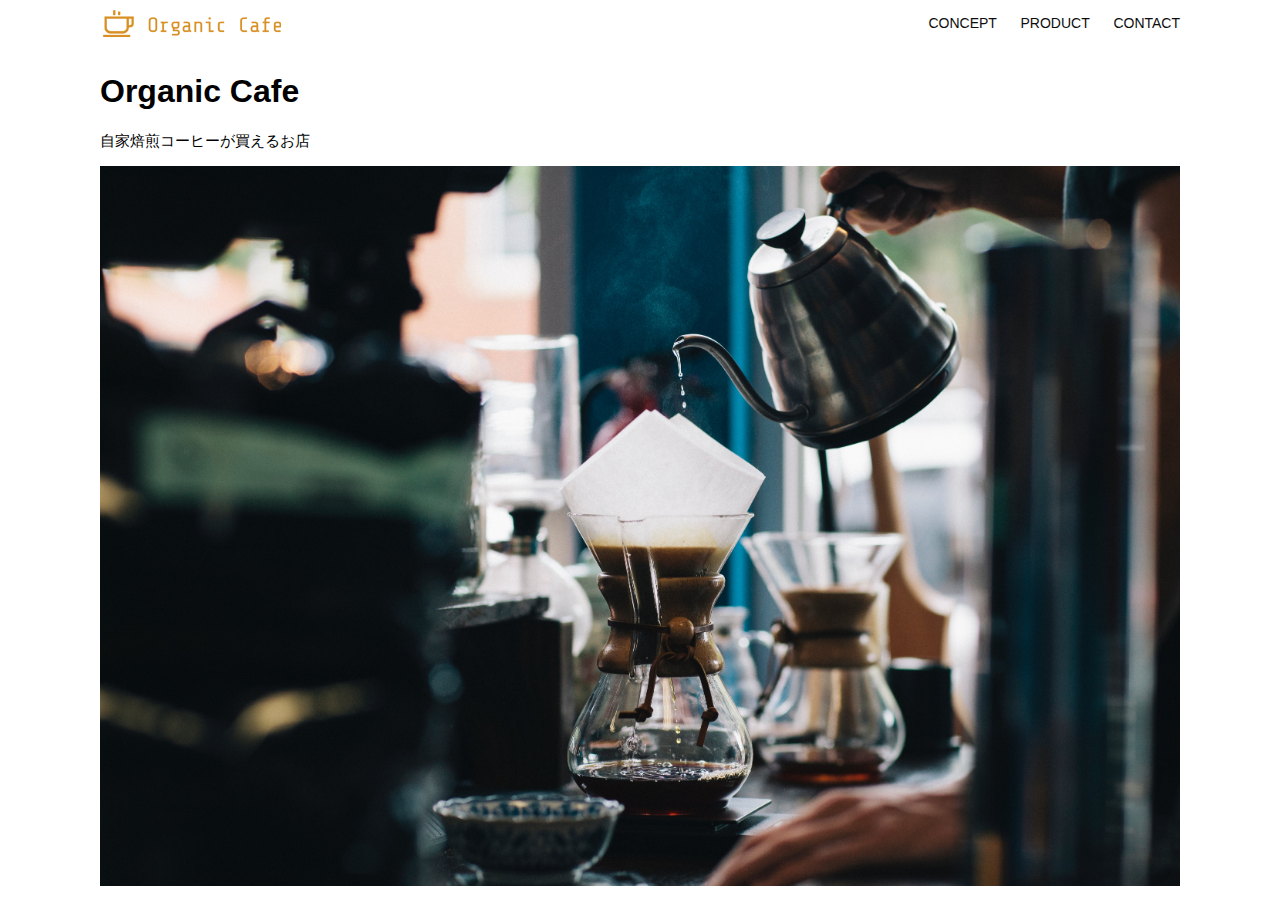
<file: html-css-kadai_013/index.html>
<!DOCTYPE html>
<html>
  <head>
    <title>Organic Cafe</title>
    <meta charset="UTF-8" />
    <meta name="description" content="自家焙煎のコーヒーがお家で楽しめるOrganic Cafe"/>
    <meta name="viewport" content="width=device-width, initial-scale=1.0" />
    <link rel="stylesheet" href="style.css" />
  </head>
  <body>
    <!-- ヘッダー -->
    <header>
      <!-- ロゴ -->
      <a href="index.html" id="logo"><img src="images/logo.png" alt="トップページに戻る"/></a>

      <!-- PC用ナビゲーション -->
      <nav id="nav-pc">
        <a href="index.html#concept">CONCEPT</a>
        <a href="index.html#product">PRODUCT</a>
        <a href="index.html#contact">CONTACT</a>
      </nav>

      <!-- スマホ用ナビゲーション -->
      <img id="menu-sp" src="images/button-menu.png" alt="ナビゲーションを開く" onclick="document.getElementById('nav-sp').style.display='block'">

      <nav id="nav-sp">
        <img id="close" src="images/button-close.png" alt="ナビゲーションを閉じる" onclick="document.getElementById('nav-sp').style.display='none'">
        <ul>
          <li><a id="logo-sp" href="index.html" onclick="document.getElementById('nav-sp').style.display='none'"><img src="images/logo-sp.png" alt="トップページに戻る"></a></li>
          <li><a class="menu" href="index.html#concept" onclick="document.getElementById('nav-sp').style.display='none'">CONCEPT</a></li>
          <li><a class="menu" href="index.html#product" onclick="document.getElementById('nav-sp').style.display='none'">PRODUCT</a></li>
          <li><a class="menu" href="index.html#contact" onclick="document.getElementById('nav-sp').style.display='none'">CONTACT</a></li>
        </ul>
      </nav>
    </header>

    <main>
      <article>
        <!-- メインビジュアル -->
        <section id="main-visual">
          <div id="main-message">
            <h1>Organic Cafe</h1>
            <p>自家焙煎コーヒーが買えるお店</p>
          </div>
          <img src="images/main-image.jpg" alt="コーヒーをハンドドリップで淹れる画像"/>
        </section>
      </article>
    </main>
  </body>
</html>
</file>
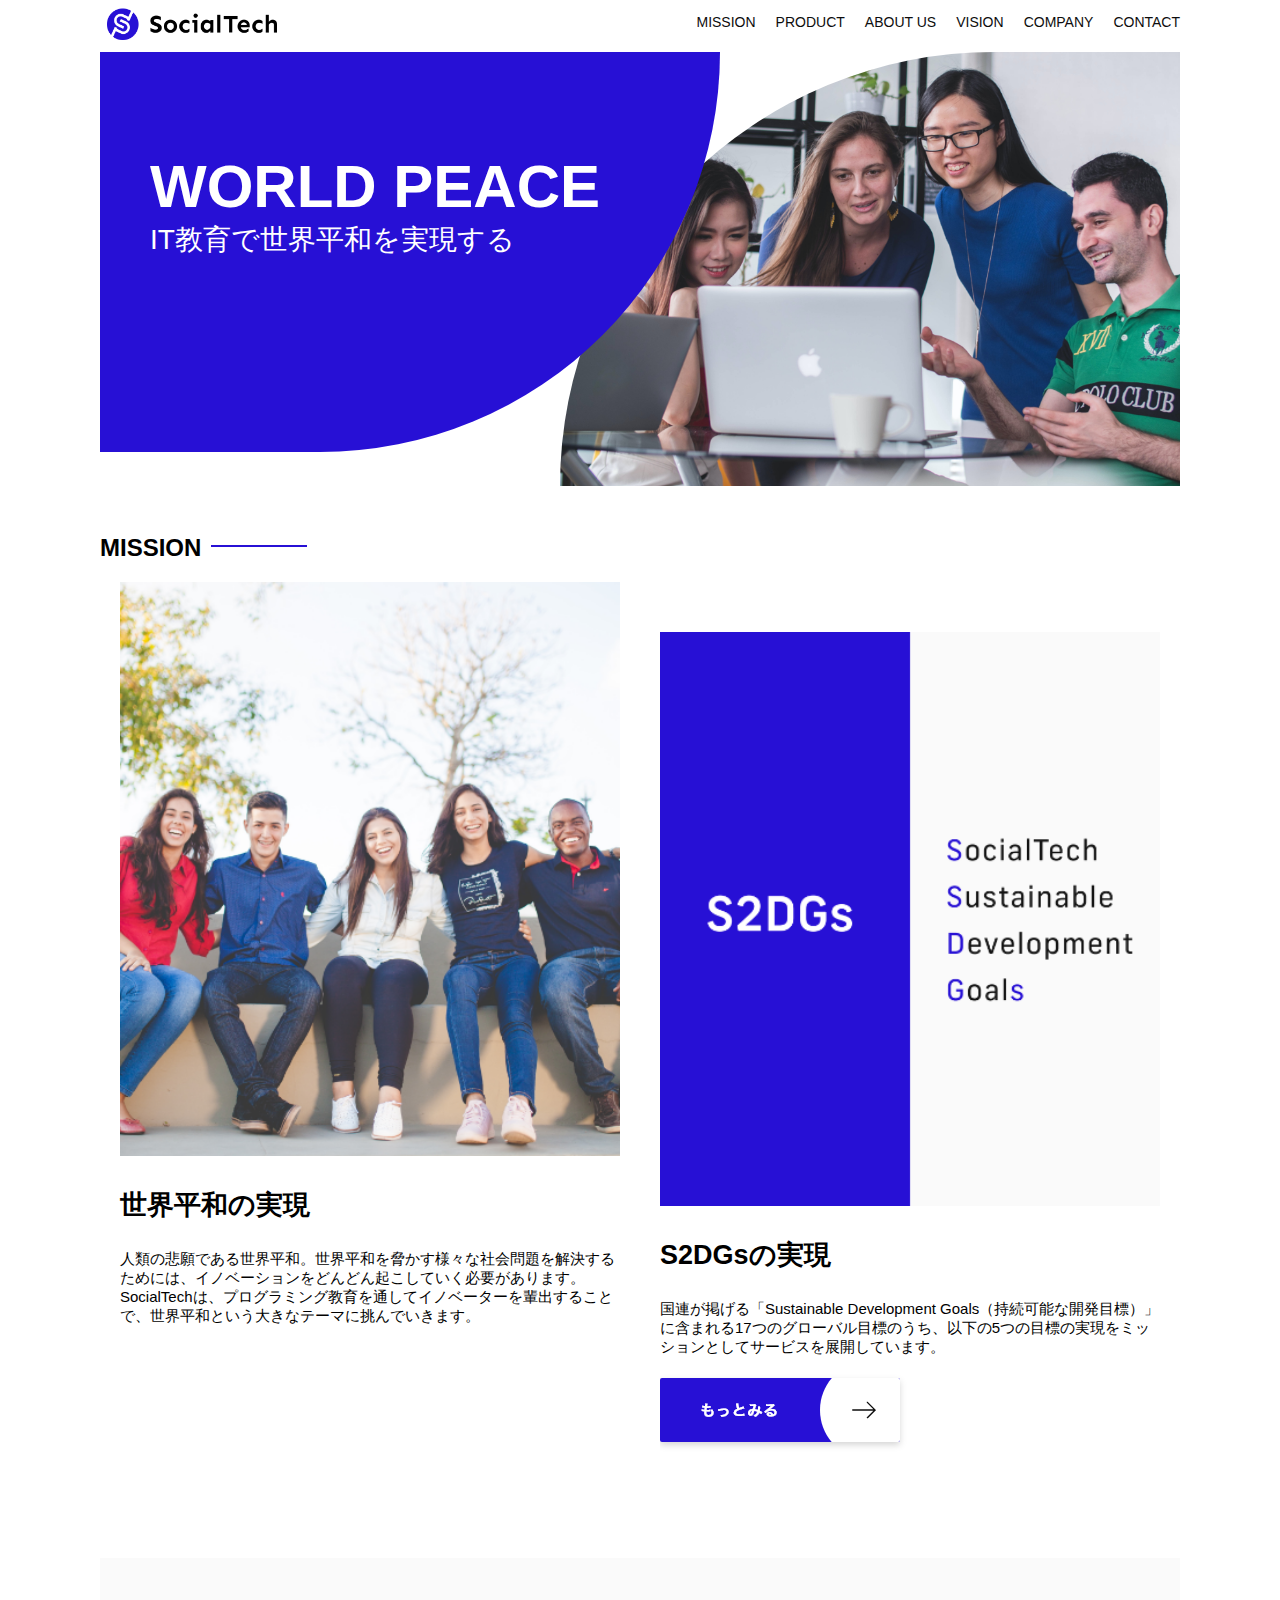
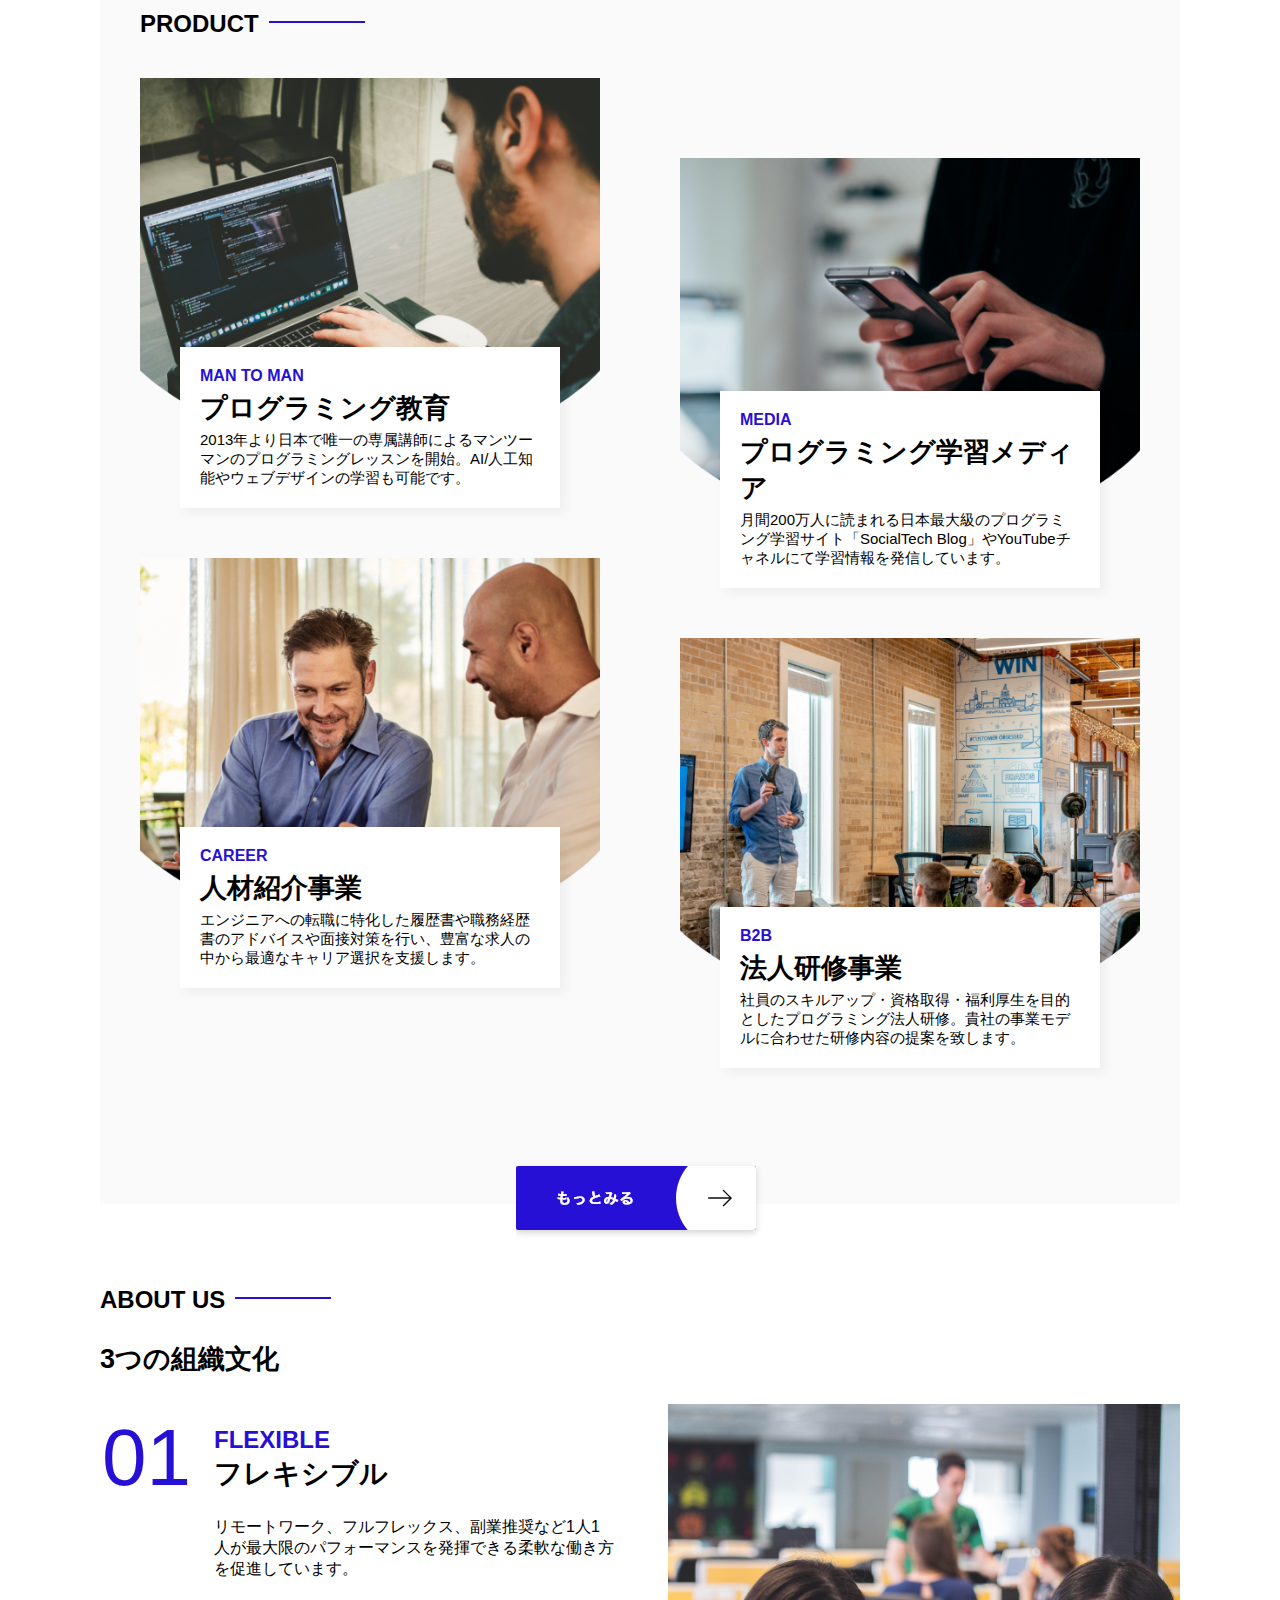
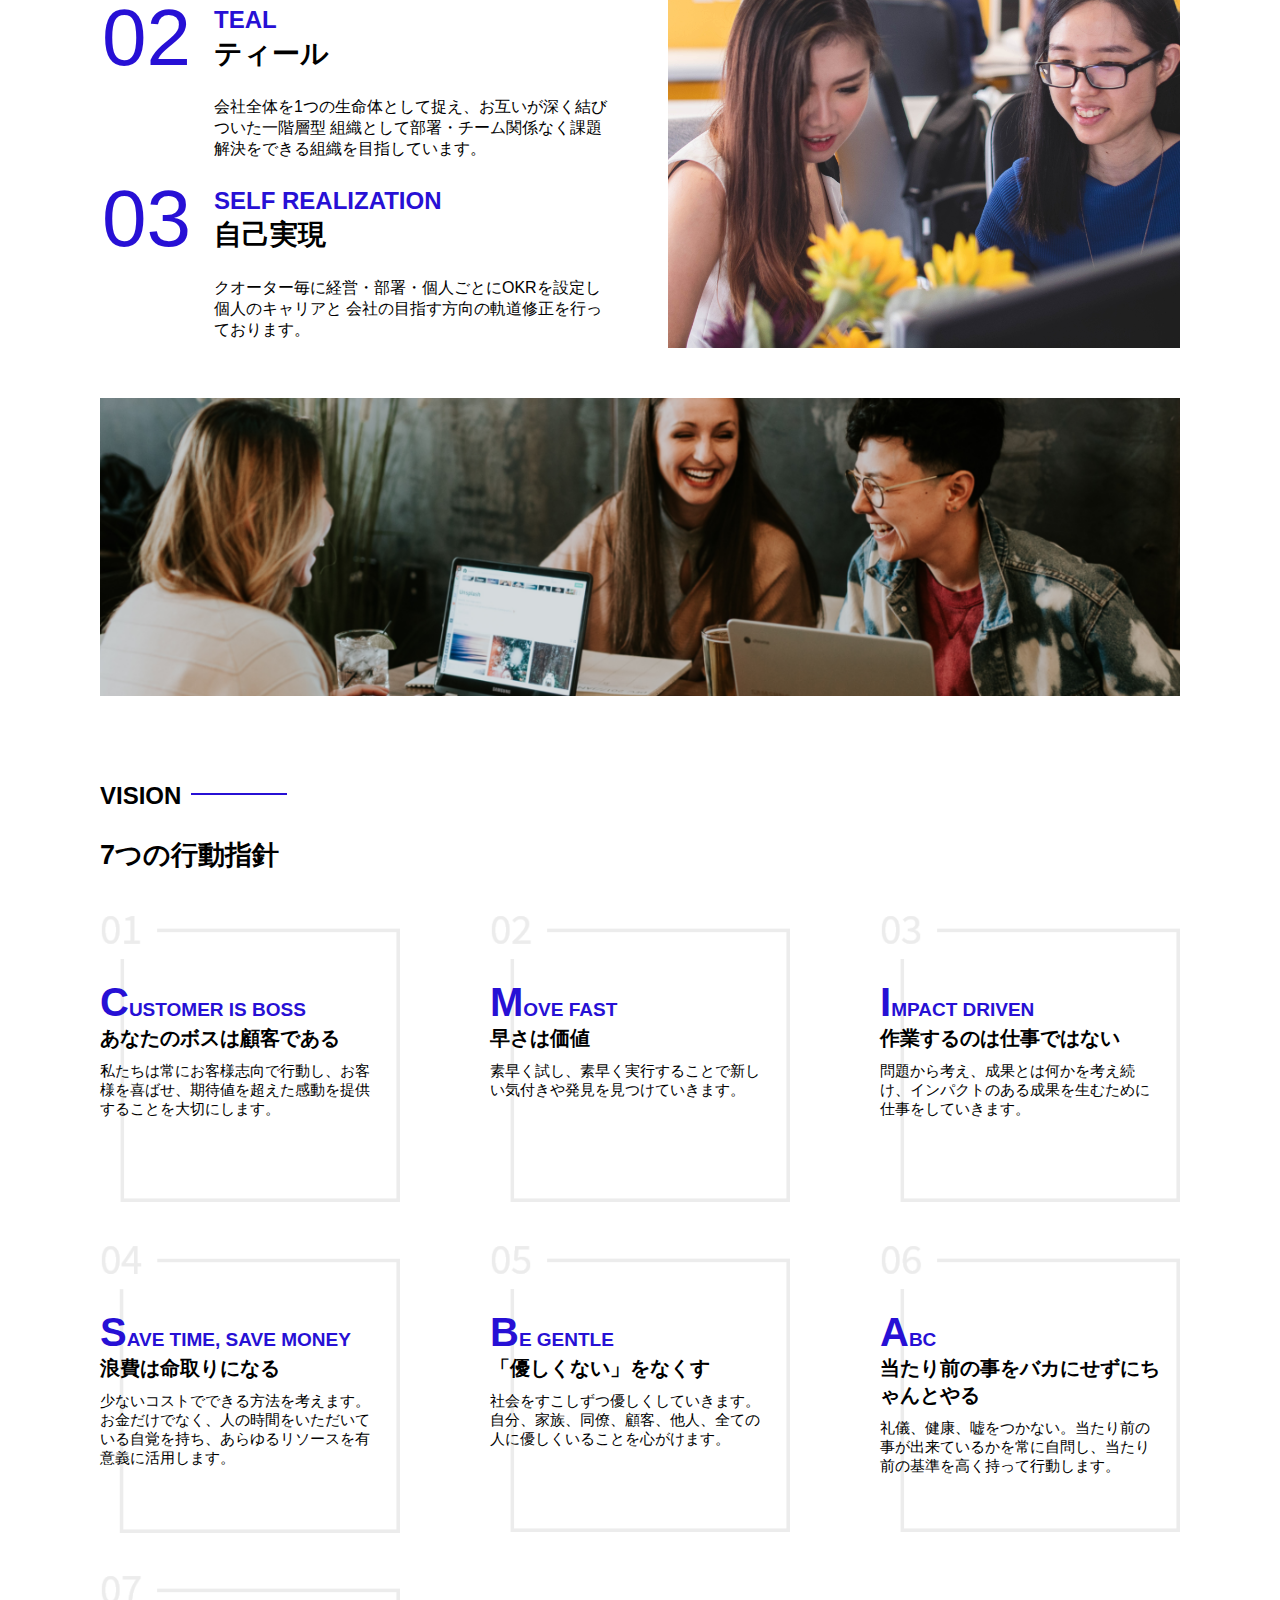
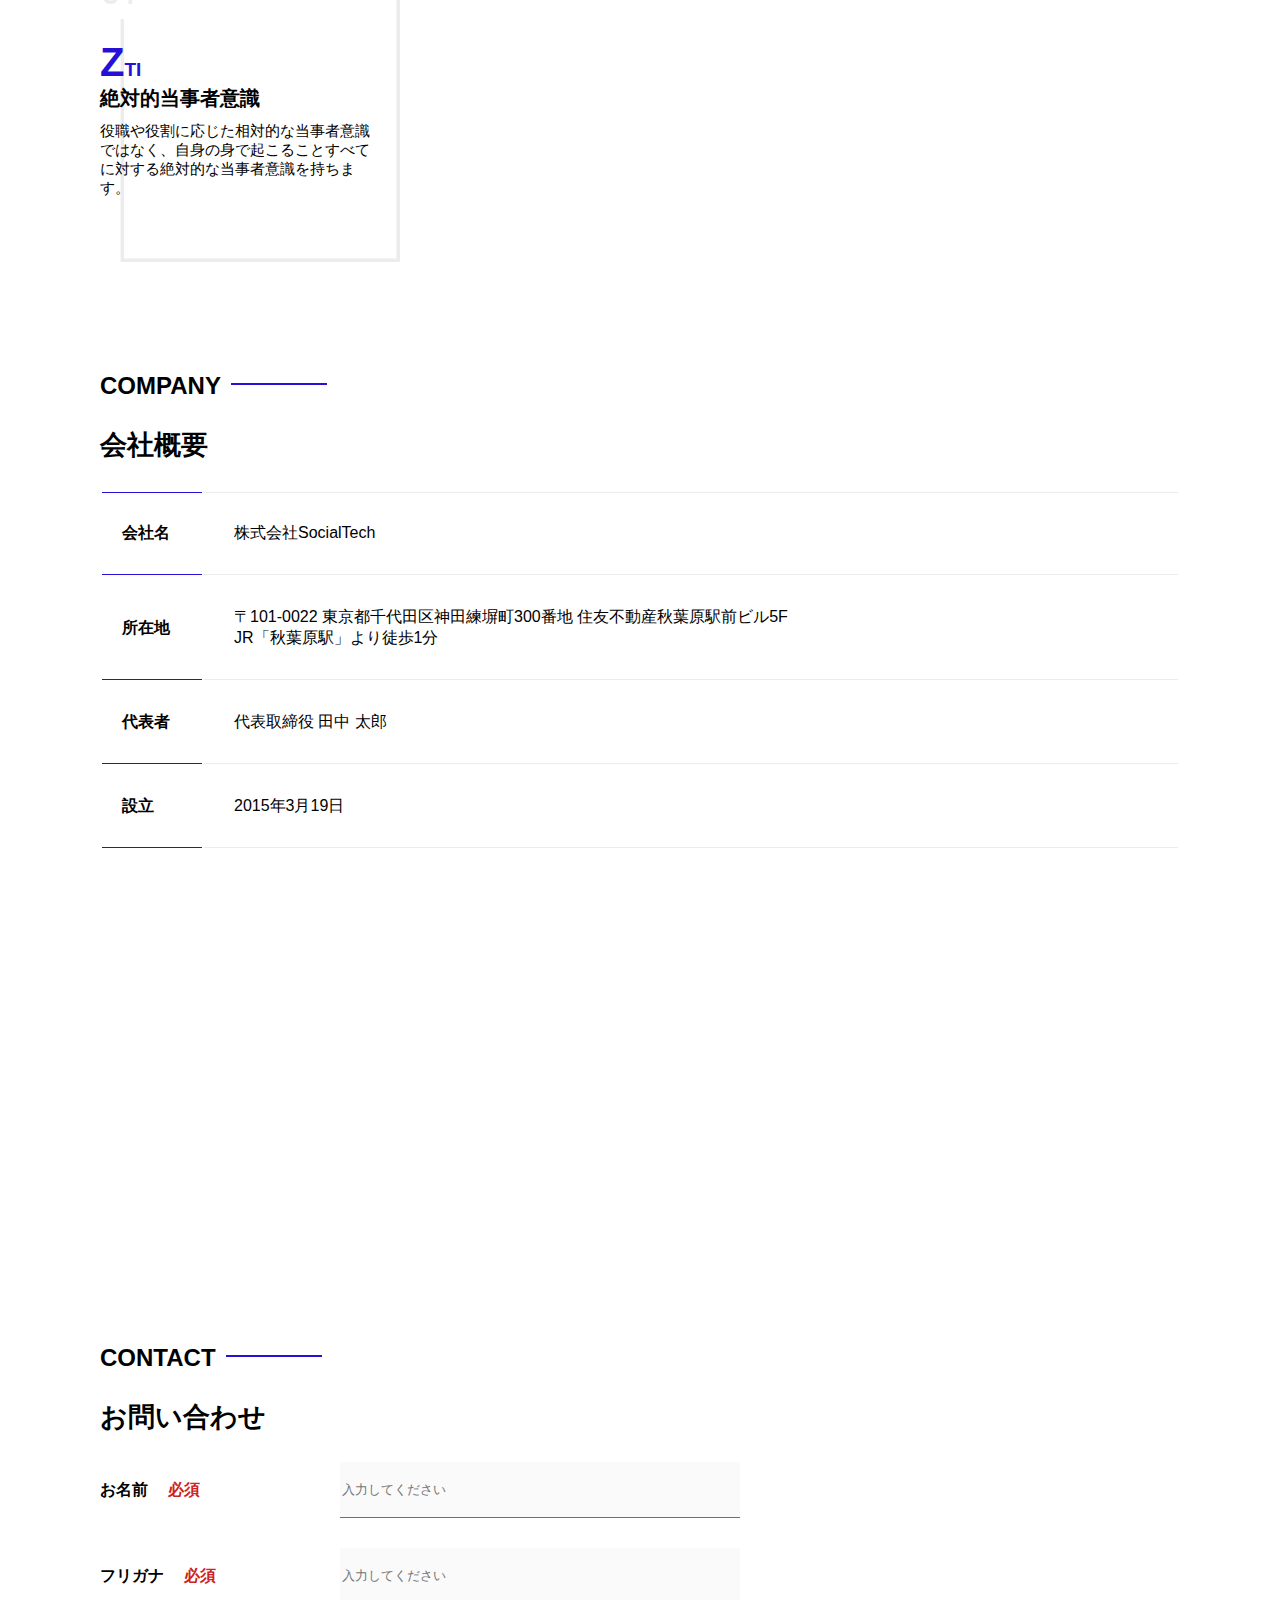
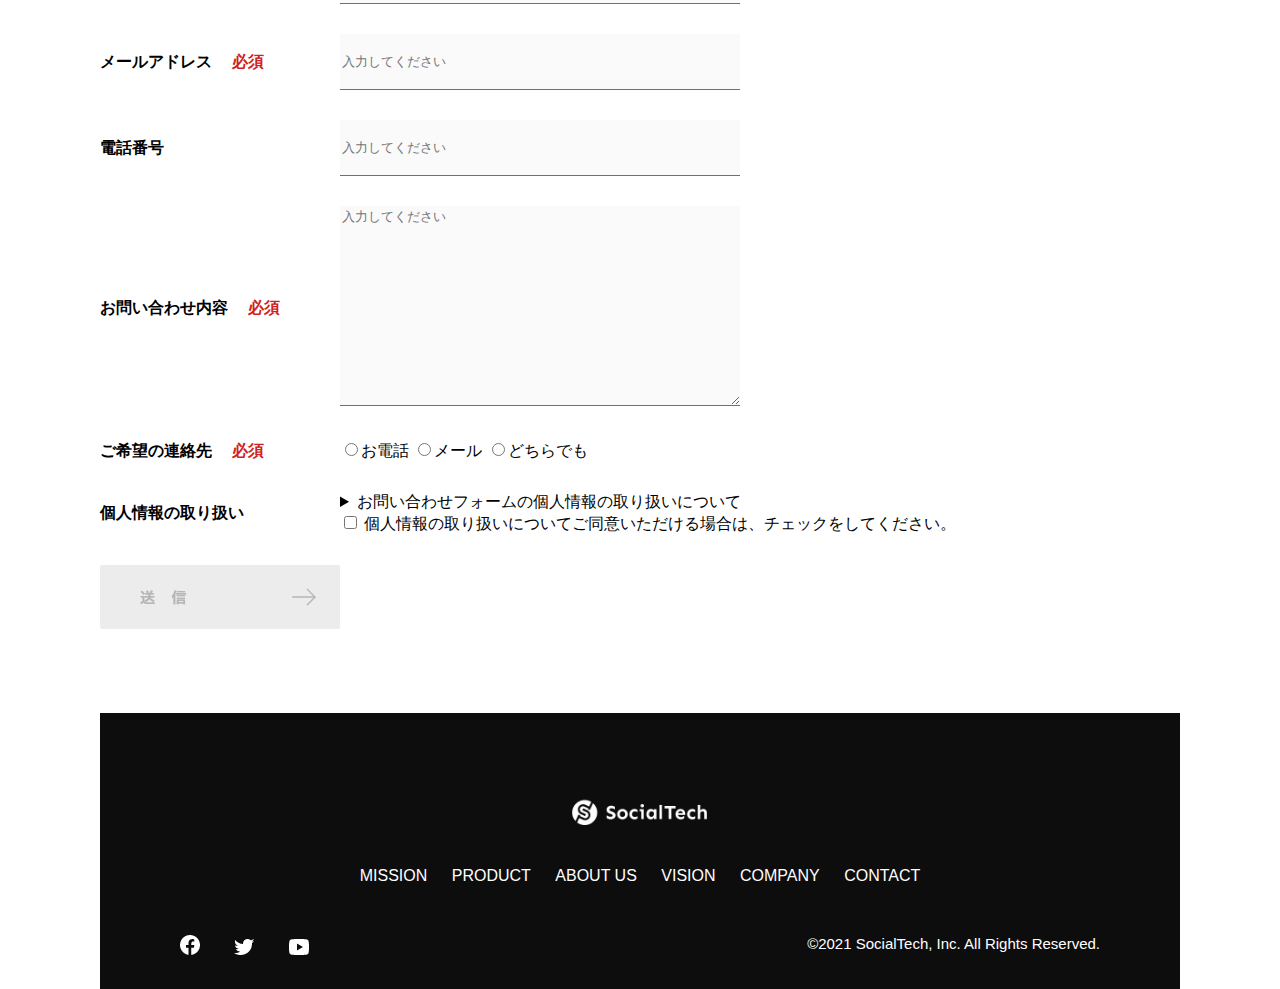
<file: kadai_tutorial_output/socialtech/index.html>
<!DOCTYPE html>
<html>
  <head>
    <title>SocialTech</title>
    <meta charset="UTF-8">
    <meta name="description" content="SocialTechはEdTech業界のリーディングカンパニーを目指します。">
    <meta name="viewport" content="width=device-width, initial-scale=1.0">
    <link rel="stylesheet" href="style.css">
  </head>

  <body>
    <header>
      <a href="index.html" id="logo">
        <img src="images/logo.png" alt="トップページに戻る">
      </a>

      <nav id="nav-pc">
        <ul>
          <li><a href="mission.html">MISSION</a></li>
          <li><a href="product.html">PRODUCT</a></li>
          <li><a href="index.html#aboutus">ABOUT US</a></li>
          <li><a href="index.html#vision">VISION</a></li>
          <li><a href="index.html#company">COMPANY</a></li>
          <li><a href="index.html#contact">CONTACT</a></li>
        </ul>
      </nav>
      <!-- スマホ用メニューボタン -->
      <button id="menu-sp" onclick="document.getElementById('nav-sp').style.display = 'block'">
        <img src="images/button-menu.png" alt="ナビゲーションを開く">
      </button>
      <div id="nav-sp">
        <button id="close" onclick="document.getElementById('nav-sp').style.display = 'none'">
          <img src="images/button-close.png" alt="ナビゲーションを閉じる">
        </button>
        <nav>
          <ul>
            <li><a id="logo-sp" href="index.html" onclick="document.getElementById('nav-sp').style.display = 'none'"><img src="images/logo-sp.png" alt="トップページに戻る"></a></li>
            <li><a class="menu" href="mission.html" onclick="document.getElementById('nav-sp').style.display = 'none'">MISSION</a></li>
            <li><a class="menu" href="product.html" onclick="document.getElementById('nav-sp').style.display = 'none'">PRODUCT</a></li>
            <li><a class="menu" href="index.html#aboutus" onclick="document.getElementById('nav-sp').style.display = 'none'">ABOUT US</a></li>
            <li><a class="menu" href="index.html#vision" onclick="document.getElementById('nav-sp').style.display = 'none'">VISION</a></li>
            <li><a class="menu" href="index.html#company" onclick="document.getElementById('nav-sp').style.display = 'none'">COMPANY</a></li>
            <li><a class="menu" href="index.html#contact" onclick="document.getElementById('nav-sp').style.display = 'none'">CONTACT</a></li>
          </ul>
        </nav>
        <div id="sns">
          <a href="https://www.facebook.com/sejuku2013"><img src="images/button-facebook.png" alt="Facebookのリンク"></a>
          <a href="https://twitter.com/samuraijuku"><img src="images/button-twitter.png" alt="Twitterのリンク"></a>
          <a href="https://www.youtube.com/channel/UCCFOQO5aDK0xXam4cUQXT8g"><img src="images/button-youtube.png" alt="YouTubeのリンク"></a>
        </div>
      </div>
    </header>

    <main>
      <article>
        <section id="main-visual">
          <div id="main-message">
            <h1>WORLD PEACE</h1>
            <p>IT教育で世界平和を実現する</p>
          </div>
          <img src="images/index/index-main.png" alt="PCの周りに集まる多国籍の仲間たち">
        </section>

        <section id="mission">
          <h2 class="index-h2">MISSION</h2>
          <div id="mission-flex">
            <div>
              <img id="mission-photo" src="images/index/index-mission.png" alt="屋外のベンチで写真を撮影する多国籍の仲間たち">
              <h3>世界平和の実現</h3>
              <p>
                人類の悲願である世界平和。世界平和を脅かす様々な社会問題を解決するためには、イノベーションをどんどん起こしていく必要があります。SocialTechは、プログラミング教育を通してイノベーターを輩出することで、世界平和という大きなテーマに挑んでいきます。
              </p>
            </div>

            <div>
              <img id="s2dgs" src="images/index/s2dgs.png" alt="S2DGs">
              <h3>S2DGsの実現</h3>
              <p>
                国連が掲げる「Sustainable Development Goals（持続可能な開発目標）」に含まれる17つのグローバル目標のうち、以下の5つの目標の実現をミッションとしてサービスを展開しています。
              </p>
              <a href="mission.html">
                <img src="images/button-more.png" alt="もっとみる">
              </a>
            </div>
          </div>
        </section>

        <section id="product">
          <h2 class="index-h2">PRODUCT</h2>
          <div class="product-flex">
            <div id="product-left">
              <div>
                <img class="product-photo" src="images/index/index-mantoman.png" alt="PCでコードを書く男性">
                <div class="product-explain">
                  <span>MAN TO MAN</span>
                  <h3>プログラミング教育</h3>
                  <p>
                    2013年より日本で唯一の専属講師によるマンツーマンのプログラミングレッスンを開始。AI/人工知能やウェブデザインの学習も可能です。
                  </p>
                </div>
              </div>

              <div>
                <img class="product-photo" src="images/index/index-career.png" alt="笑顔で話し合う2人の男性">
                <div class="product-explain">
                  <span>CAREER</span>
                  <h3>人材紹介事業</h3>
                  <p>
                    エンジニアへの転職に特化した履歴書や職務経歴書のアドバイスや面接対策を行い、豊富な求人の中から最適なキャリア選択を支援します。
                  </p>
                </div>
              </div>
            </div>

            <div id="product-right">
              <div>
                <img class="product-photo" src="images/index/index-media.png" alt="スマートフォンを操作する人">
                <div class="product-explain">
                  <span>MEDIA</span>
                  <h3>プログラミング学習メディア</h3>
                  <p>
                    月間200万人に読まれる日本最大級のプログラミング学習サイト「SocialTech Blog」やYouTubeチャネルにて学習情報を発信しています。
                  </p>
                </div>
              </div>

              <div>
                <img class="product-photo" src="images/index/index-b2b.png" alt="講演中の男性とそれを聴く人々">
                <div class="product-explain">
                  <span>B2B</span>
                  <h3>法人研修事業</h3>
                  <p>
                    社員のスキルアップ・資格取得・福利厚生を目的としたプログラミング法人研修。貴社の事業モデルに合わせた研修内容の提案を致します。
                  </p>
                </div>
              </div>
            </div>
          </div>

          <div id="product-more">
            <a href="product.html">
              <img src="images/button-more.png" alt="もっとみる">
            </a>
          </div>
        </section>

        <section id="aboutus">
          <h2 class="index-h2">ABOUT US</h2>
          <h3>3つの組織文化</h3>
          <div>
            <table class="culture-table">
              <tr>
                <td class="culture-num">01</td>
                <th><span class="culture-en">FLEXIBLE</span><br>フレキシブル</th>
              </tr>
              <tr>
                <td></td>
                <td class="culture-description">
                  リモートワーク、フルフレックス、副業推奨など1人1人が最大限のパフォーマンスを発揮できる柔軟な働き方を促進しています。
                </td>
              </tr>

              <tr>
                <td class="culture-num">02</td>
                <th><span class="culture-en">TEAL</span><br>ティール</th>
              </tr>
              <tr>
                <td></td>
                <td class="culture-description">
                  会社全体を1つの生命体として捉え、お互いが深く結びついた一階層型 組織として部署・チーム関係なく課題解決をできる組織を目指しています。
                </td>
              </tr>

              <tr>
                <td class="culture-num">03</td>
                <th><span class="culture-en">SELF REALIZATION</span><br>自己実現</th>
              </tr>
              <tr>
                <td></td>
                <td class="culture-description">
                  クオーター毎に経営・部署・個人ごとにOKRを設定し個人のキャリアと 会社の目指す方向の軌道修正を行っております。
                </td>
              </tr>
            </table>
            <img class="culture-img" src="images/index/index-aboutus1.png" alt="笑顔で話し合う2人の女性">
          </div>

          <img class="culture-img2" src="images/index/index-aboutus2.png" alt="笑顔で話し合う3人の男女">
        </section>

        <section id="vision">
          <h2 class="index-h2">VISION</h2>
          <h3>7つの行動指針</h3>
          <div>
            <div class="vision-box">
              <img src="images/index/vision-01.png" alt="01">
              <div>
                <h4>CUSTOMER IS BOSS</h4>
                <h5>あなたのボスは顧客である</h5>
                <p>
                  私たちは常にお客様志向で行動し、お客様を喜ばせ、期待値を超えた感動を提供することを大切にします。
                </p>
              </div>
            </div>

            <div class="vision-box">
              <img src="images/index/vision-02.png" alt="02">
              <div>
                <h4>MOVE FAST</h4>
                <h5>早さは価値</h5>
                <p>
                  素早く試し、素早く実行することで新しい気付きや発見を見つけていきます。
                </p>
              </div>
            </div>

            <div class="vision-box">
              <img src="images/index/vision-03.png" alt="03">
              <div>
                <h4>IMPACT DRIVEN</h4>
                <h5>作業するのは仕事ではない</h5>
                <p>
                  問題から考え、成果とは何かを考え続け、インパクトのある成果を生むために仕事をしていきます。
                </p>
              </div>
            </div>

            <div class="vision-box">
              <img src="images/index/vision-04.png" alt="04">
              <div>
                <h4>SAVE TIME, SAVE MONEY</h4>
                <h5>浪費は命取りになる</h5>
                <p>
                  少ないコストでできる方法を考えます。お金だけでなく、人の時間をいただいている自覚を持ち、あらゆるリソースを有意義に活用します。
                </p>
              </div>
            </div>

            <div class="vision-box">
              <img src="images/index/vision-05.png" alt="05">
              <div>
                <h4>BE GENTLE</h4>
                <h5>「優しくない」をなくす</h5>
                <p>
                  社会をすこしずつ優しくしていきます。自分、家族、同僚、顧客、他人、全ての人に優しくいることを心がけます。
                </p>
              </div>
            </div>

            <div class="vision-box">
              <img src="images/index/vision-06.png" alt="06">
              <div>
                <h4>ABC</h4>
                <h5>当たり前の事をバカにせずにちゃんとやる</h5>
                <p>
                  礼儀、健康、嘘をつかない。当たり前の事が出来ているかを常に自問し、当たり前の基準を高く持って行動します。
                </p>
              </div>
            </div>

            <div class="vision-box">
              <img src="images/index/vision-07.png" alt="07">
              <div>
                <h4>ZTI</h4>
                <h5>絶対的当事者意識</h5>
                <p>
                  役職や役割に応じた相対的な当事者意識ではなく、自身の身で起こることすべてに対する絶対的な当事者意識を持ちます。
                </p>
              </div>
            </div>
          </div>
        </section>

        <section id="company">
          <h2 class="index-h2">COMPANY</h2>
          <h3>会社概要</h3>
          <table id="company-table">
            <tr>
              <th class="tableheader tableheader-first">会社名</th>
              <td class="cell cell-first">株式会社SocialTech</td>
            </tr>

            <tr>
              <th class="tableheader">所在地</th>
              <td class="cell">
                〒101-0022 東京都千代田区神田練塀町300番地 住友不動産秋葉原駅前ビル5F<br>
                JR「秋葉原駅」より徒歩1分
              </td>
            </tr>

            <tr>
              <th class="tableheader">代表者</th>
              <td class="cell">代表取締役 田中 太郎</td>
            </tr>

            <tr>
              <th class="tableheader">設立</th>
              <td class="cell">2015年3月19日</td>
            </tr>
          </table>

          <iframe 
            src="https://www.google.com/maps/embed?pb=!1m18!1m12!1m3!1d3240.0688551336793!2d139.77207767638282!3d35.69992317258126!2m3!1f0!2f0!3f0!3m2!1i1024!2i768!4f13.1!3m3!1m2!1s0x60188fee13660e23%3A0x77137876edf742ac!2z5L2P5Y-L5LiN5YuV55Sj56eL6JGJ5Y6f6aeF5YmN44OT44Or!5e0!3m2!1sja!2sjp!4v1725183400339!5m2!1sja!2sjp" 
            width="600" 
            height="450" 
            style="border:0;" 
            allowfullscreen="" 
            loading="lazy" 
            referrerpolicy="no-referrer-when-downgrade">
        </iframe>
        </section>

        <section id="contact">
          <h2 class="index-h2">CONTACT</h2>
          <h3>お問い合わせ</h3>
          <form>
            <div>
              <div class="contact-heading">
                <label class="contact-label">お名前<span class="contact-span">必須</span></label>
              </div>
              <div>
                <input class="contact-textbox" type="text" name="name" placeholder="入力してください">
              </div>
            </div>

            <div>
              <div class="contact-heading">
                <label class="contact-label">フリガナ<span class="contact-span">必須</span></label>
              </div>
              <div>
                <input class="contact-textbox" type="text" name="hurigana" placeholder="入力してください">
              </div>
            </div>

            <div>
              <div class="contact-heading">
                <label class="contact-label">メールアドレス<span class="contact-span">必須</span></label>
              </div>
              <div>
                <input class="contact-textbox" type="text" name="email" placeholder="入力してください">
              </div>
            </div>

            <div>
              <div class="contact-heading">
                <label class="contact-label">電話番号</label>
              </div>
              <div>
                <input class="contact-textbox" type="text" name="tel" placeholder="入力してください">
              </div>
            </div>

            <div>
              <div class="contact-heading">
                <label class="contact-label">お問い合わせ内容<span class="contact-span">必須</span></label>
              </div>
              <div>
                <textarea class="contact-textarea" name="message" placeholder="入力してください"></textarea>
              </div>
            </div>

            <div>
              <div class="contact-heading">
                <label class="contact-label">ご希望の連絡先<span class="contact-span">必須</span></label>
              </div>
              <div>
                <input class="radiobutton" type="radio" name="contact" value="tel"><label>お電話</label>
                <input class="radiobutton" type="radio" name="contact" value="mail"><label>メール</label>
                <input class="radiobutton" type="radio" name="contact" value="both"><label>どちらでも</label>
              </div>
            </div>

            <div>
              <div class="contact-heading">
                <label class="contact-label">個人情報の取り扱い</label>
              </div>
              <div>
                <details>
                  <summary>お問い合わせフォームの個人情報の取り扱いについて</summary>
                  <div>
                    <dl>
                      <dt>１．組織の名称又は氏名</dt>
                      <dd>株式会社SocialTech</dd>
                      <dt>２．個人情報保護管理者（若しくはその代理人）の氏名又は職名、所属及び連絡先</dt>
                      <dd>
                        <p>鈴木 一郎 コーポレート部</p>
                        <p>メールアドレス：samurai@example.com</p>
                        <p>TEL：03-1234-5678</p>
                      </dd>
                      <dt>３．個人情報の利用目的</dt>
                      <dd>
                        <ul>
                          <li>・本サービス及び本サービスに関連する情報の提供又はそれらに関する連絡のため</li>
                          <li>・ユーザーの本人確認のため</li>
                          <li>・当社サービスのご案内のため</li>
                          <li>・当社の商品等の広告または宣伝（電子メールによるものを含むものとします。）</li>
                        </ul>
                      </dd>
                      <dt>４．個人情報の取り扱い業務の委託</dt>
                      <dd>個人情報の取扱業務の全部または一部を外部に業務委託する場合があります。その際、弊社は、個人情報を適切に保護できる管理体制を敷き実行していることを条件として委託先を厳選したうえで、機密保持契約を委託先と締結し、お客様の個人情報を厳密に管理させます。</dd>
                      <dt>５．個人情報の開示等の請求</dt>
                      <dd>
                        お客様は、弊社に対してご自身の個人情報の開示等（利用目的の通知、開示、内容の訂正・追加・削除、利用の停止または消去、第三者への提供の停止）に関して、当社問合わせ窓口に申し出ることができます。<br>
                        その際、弊社はお客様ご本人を確認させていただいたうえで、合理的な期間内に対応いたします。<br>
                        なお、個人情報に関する弊社問合わせ先は、次の通りです。
                      </dd>
                      <dd>
                        <p>株式会社SocialTech　個人情報問合せ窓口</p>
                        <p>〒150-0043　東京都千代田区神田練塀町300番地 住友不動産秋葉原駅前ビル5F</p>
                        <p>メールアドレス：samurai@example.com　TEL：03-1234-5678</p>
                      </dd>

                      <dt>６．個人情報を提供されることの任意性について</dt>
                      <dd>お客様がご自身の個人情報を弊社に提供されるか否かは、お客様のご判断によりますが、もしご提供されない場合には、適切なサービスが提供できない場合がありますので予めご了承ください。</dd>
                    </dl>
                  </div>
                </details>
                <input type="checkbox" name="agree">
                <span>個人情報の取り扱いについてご同意いただける場合は、チェックをしてください。</span>
              </div>
            </div>
            <input type="image" src="images/button-submit.png" alt="送信する">
          </form>
        </section>
      </article>
    </main>

    <footer>
      <div id="footer-logo">
        <img src="images/logo-sp.png" alt="SocialTech">
      </div>

      <div id="footer-link">
        <a href="mission.html">MISSION</a>  
        <a href="product.html">PRODUCT</a>
        <a href="index.html#aboutus">ABOUT US</a>
        <a href="index.html#vision">VISION</a>
        <a href="index.html#company">COMPANY</a>
        <a href="index.html#contact">CONTACT</a>
      </div>

      <div id="sns-footer">
        <div class="sns-btns">
          <a href="https://www.facebook.com/sejuku2013"><img src="images/button-facebook.png" alt="facebook"></a>
          <a href="https://twitter.com/samuraijuku"><img src="images/button-twitter.png" alt="twitter"></a>
          <a href="https://www.youtube.com/channel/UCCFOQO5aDK0xXam4cUQXT8g"><img src="images/button-youtube.png" alt="youtube"></a>
        </div>
        <p id="copyright">&copy;2021 SocialTech, Inc. All Rights Reserved.</p>
      </div>
    </footer>
  </body>
</html>
</file>
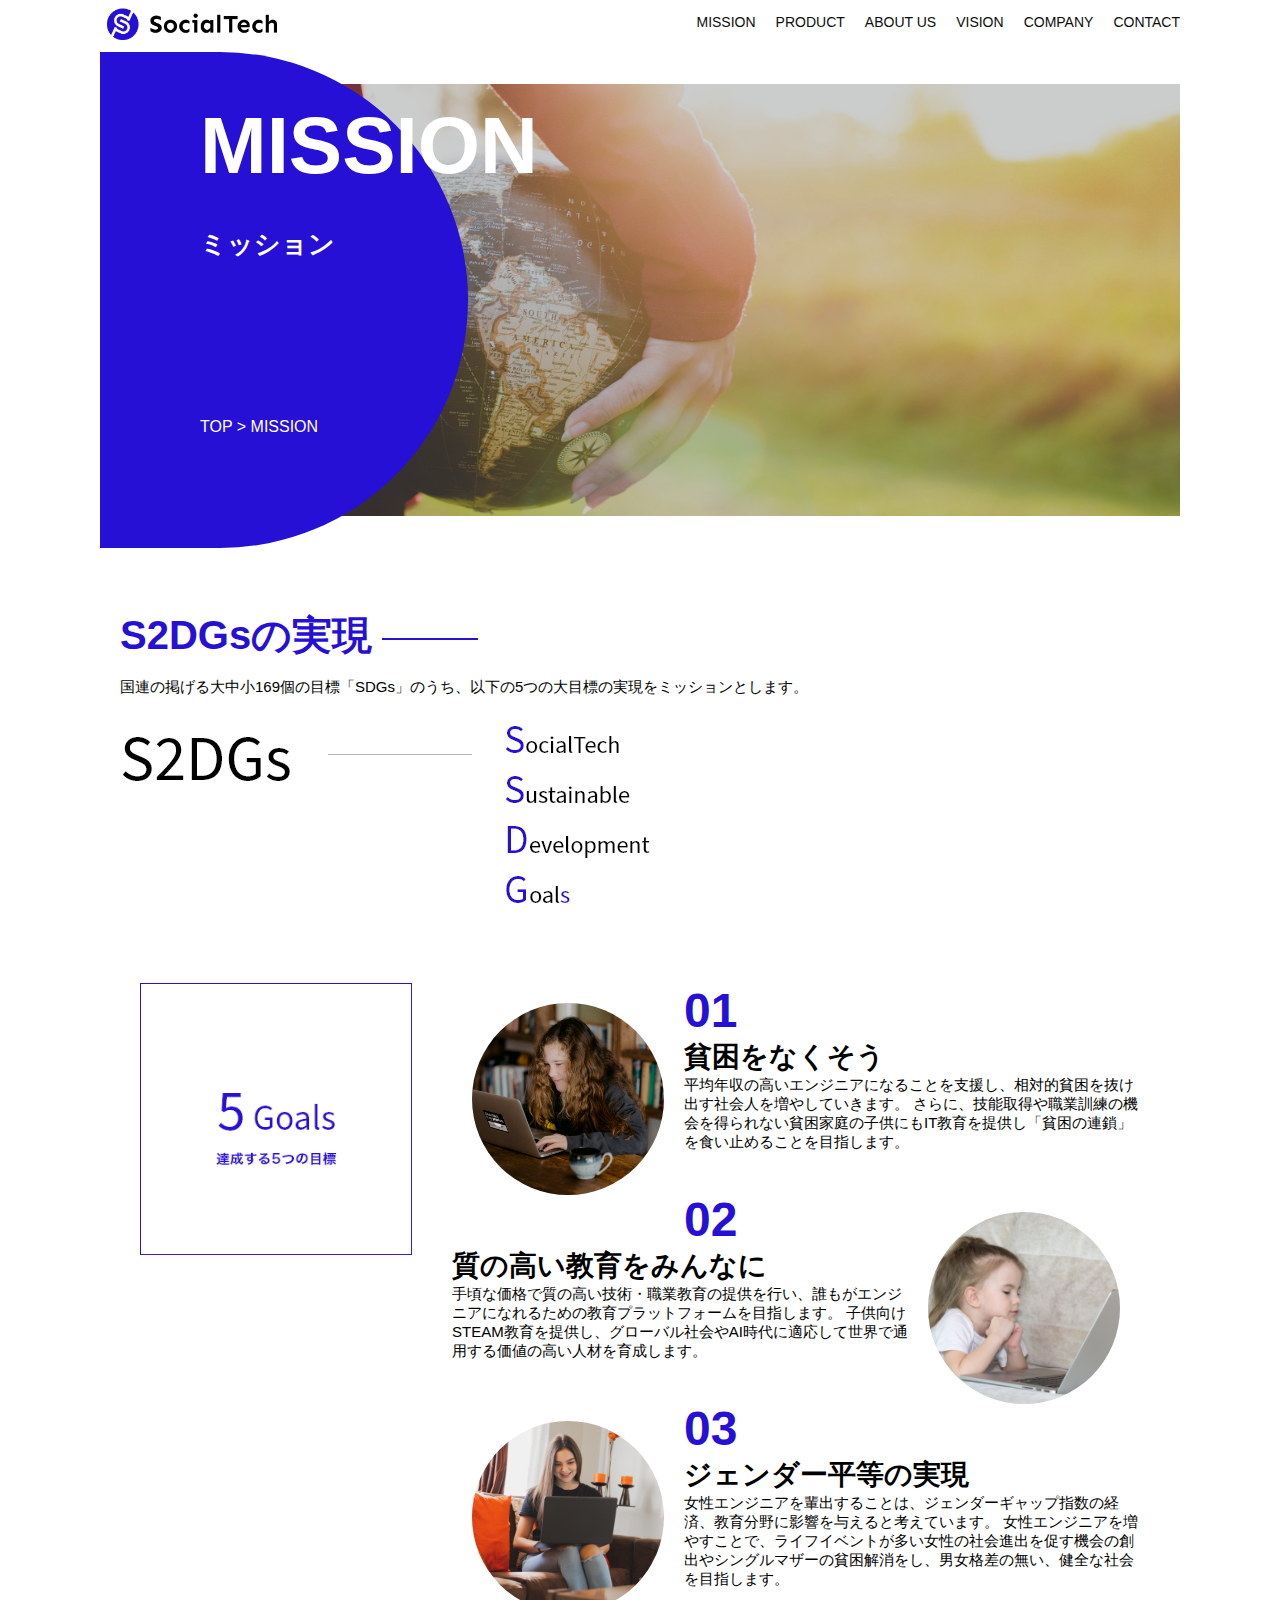
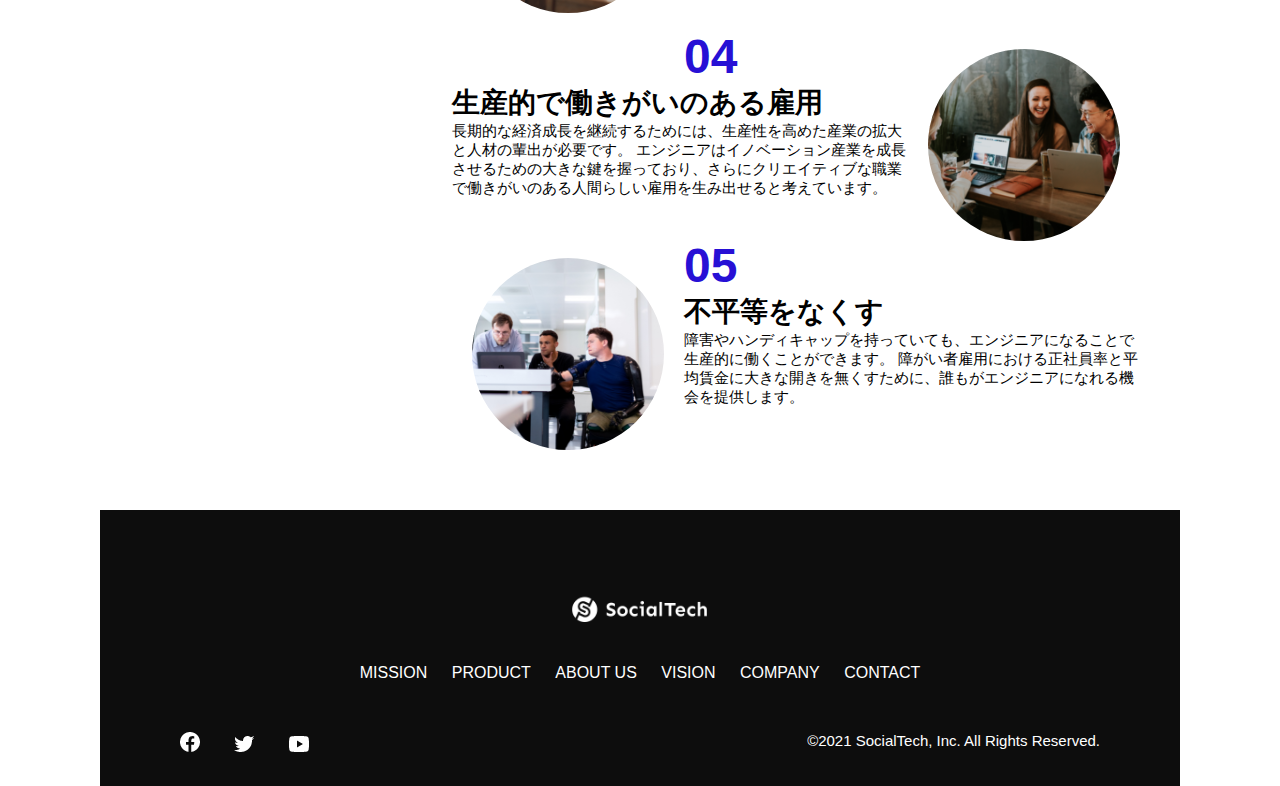
<file: kadai_tutorial_output/socialtech/mission.html>
<!DOCTYPE html>
<html>
  <head>
    <title>SocialTech - MISSION ミッション -</title>
    <meta charset="utf-8">
    <meta name="description" content="SocialTechが目指す5つの目標（S2DGs）を紹介します">
    <meta name="viewport" content="width=device-width, initial-scale=1.0">
    <link rel="stylesheet" href="style.css">
  </head>

  <body>
    <!-- ヘッダー -->
    <header>
      <!-- ロゴ -->
      <a href="index.html" id="logo">
        <img src="images/logo.png" alt="トップページに戻る">
      </a>

      <!-- PC用ナビゲーション -->
      <nav id="nav-pc">
        <ul>
          <li><a href="mission.html">MISSION</a></li>
          <li><a href="product.html">PRODUCT</a></li>
          <li><a href="index.html#aboutus">ABOUT US</a></li>
          <li><a href="index.html#vision">VISION</a></li>
          <li><a href="index.html#company">COMPANY</a></li>
          <li><a href="index.html#contact">CONTACT</a></li>
        </ul>
      </nav>

      <!-- スマホ用メニューボタン -->
      <button id="menu-sp" onclick="document.getElementById('nav-sp').style.display = 'block'">
        <img src="images/button-menu.png" alt="ナビゲーションを開く">
      </button>

      <!-- スマホ用ナビゲーション -->
      <div id="nav-sp">
        <button id="close" onclick="document.getElementById('nav-sp').style.display = 'none'">
          <img src="images/button-close.png" alt="ナビゲーションを閉じる">
        </button>

        <nav>
          <ul>
            <li>
              <a id="logo-sp" href="index.html" onclick="document.getElementById('nav-sp').style.display = 'none'"><img src="images/logo-sp.png" alt="トップページに戻る"></a>
            </li>
            <li><a class="menu" href="mission.html" onclick="document.getElementById('nav-sp').style.display = 'none'">MISSION</a></li>
            <li><a class="menu" href="product.html" onclick="document.getElementById('nav-sp').style.display = 'none'">PRODUCT</a></li>
            <li><a class="menu" href="index.html#aboutus" onclick="document.getElementById('nav-sp').style.display = 'none'">ABOUT US</a></li>
            <li><a class="menu" href="index.html#vision" onclick="document.getElementById('nav-sp').style.display = 'none'">VISION</a></li>
            <li><a class="menu" href="index.html#company" onclick="document.getElementById('nav-sp').style.display = 'none'">COMPANY</a></li>
            <li><a class="menu" href="index.html#contact" onclick="document.getElementById('nav-sp').style.display = 'none'">CONTACT</a></li>
          </ul>
        </nav>
        <div id="sns">
          <a href="https://www.facebook.com/sejuku2013">
            <img src="images/button-facebook.png" alt="Facebookのリンク">
          </a>
          <a href="https://twitter.com/samuraijuku">
            <img src="images/button-twitter.png" alt="Twitterのリンク">
          </a>
          <a href="https://www.youtube.com/channel/UCCFOQO5aDK0xXam4cUQXT8g">
            <img src="images/button-youtube.png" alt="YouTubeのリンク">
          </a>
        </div>
      </div>
    </header>

    <main>
      <article>
        <section id="mission-main">
          <div class="mission-main-inner">
            <div id="mission-title">
              <h1>MISSION<br><span>ミッション</span></h1>
              <p>TOP > MISSION</p>
            </div>
          </div>
        </section>

        <section id="mission-s2dgs">
          <h2 class="mission-h2">S2DGsの実現</h2>
          <p>国連の掲げる大中小169個の目標「SDGs」のうち、以下の5つの大目標の実現をミッションとします。</p>
          <img src="images/mission/mission-s2dgs.png" alt="S2DGs">
        </section>

        <section id="mission-five-goals">
          <div class="five-goals-image">
            <img src="images/mission/mission-5goals.png" alt="5Goals">
          </div>
          <div class="five-goals-read">
            <div>
              <img class="fivegoals-image-left" src="images/mission/mission-5goals01.png" alt="PCを操作する女の子">
              <span class="fivegoals-number">01</span>
              <h3 class="fivegoals-h3">貧困をなくそう</h3>
              <p class="fivegoals-p">
                平均年収の高いエンジニアになることを支援し、相対的貧困を抜け出す社会人を増やしていきます。
                さらに、技能取得や職業訓練の機会を得られない貧困家庭の子供にもIT教育を提供し「貧困の連鎖」を食い止めることを目指します。
              </p>
            </div>
            <div>
              <img class="fivegoals-image-right" src="images/mission/mission-5goals02.png" alt="PCを見つめる小さい女の子">
              <span class="fivegoals-number">02</span>
              <h3 class="fivegoals-h3">質の高い教育をみんなに</h3>
              <p class="fivegoals-p">
                手頃な価格で質の高い技術・職業教育の提供を行い、誰もがエンジニアになれるための教育プラットフォームを目指します。
                子供向けSTEAM教育を提供し、グローバル社会やAI時代に適応して世界で通用する価値の高い人材を育成します。
              </p>
            </div>
            <div>
              <img class="fivegoals-image-left" src="images/mission/mission-5goals03.png" alt="PCを操作する女性">
              <span class="fivegoals-number">03</span>
              <h3 class="fivegoals-h3">ジェンダー平等の実現</h3>
              <p class="fivegoals-p">
                女性エンジニアを輩出することは、ジェンダーギャップ指数の経済、教育分野に影響を与えると考えています。
                女性エンジニアを増やすことで、ライフイベントが多い女性の社会進出を促す機会の創出やシングルマザーの貧困解消をし、男女格差の無い、健全な社会を目指します。
              </p>
            </div>
            <div>
              <img class="fivegoals-image-right" src="images/mission/mission-5goals04.png" alt="笑顔で話し合う3人の男女">
              <span class="fivegoals-number">04</span>
              <h3 class="fivegoals-h3">生産的で働きがいのある雇用</h3>
              <p class="fivegoals-p">
                長期的な経済成長を継続するためには、生産性を高めた産業の拡大と人材の輩出が必要です。
                エンジニアはイノベーション産業を成長させるための大きな鍵を握っており、さらにクリエイティブな職業で働きがいのある人間らしい雇用を生み出せると考えています。
              </p>
            </div>
            <div>
              <img class="fivegoals-image-left" src="images/mission/mission-5goals05.png" alt="障害を持つ男性が生き生きと働く様子">
              <span class="fivegoals-number">05</span>
              <h3 class="fivegoals-h3">不平等をなくす</h3>
              <p class="fivegoals-p">
                障害やハンディキャップを持っていても、エンジニアになることで生産的に働くことができます。
                障がい者雇用における正社員率と平均賃金に大きな開きを無くすために、誰もがエンジニアになれる機会を提供します。
              </p>
            </div>
          </div>
        </section>
      </article>
    </main>

    <footer>
      <div id="footer-logo">
        <img src="images/logo-sp.png" alt="SocialTech">
      </div>
      <div id="footer-link">
        <a href="mission.html">MISSION</a>
        <a href="product.html">PRODUCT</a>
        <a href="index.html#aboutus">ABOUT US</a>
        <a href="index.html#vision">VISION</a>
        <a href="index.html#company">COMPANY</a>
        <a href="index.html#contact">CONTACT</a>
      </div>
      <div id="sns-footer">
        <div class="sns-btns">
          <a href="https://www.facebook.com/sejuku2013"><img src="images/button-facebook.png" alt="Facebookのリンク"></a>
          <a href="https://twitter.com/samuraijuku"><img src="images/button-twitter.png" alt="Twitterのリンク"></a>
          <a href="https://www.youtube.com/channel/UCCFOQO5aDK0xXam4cUQXT8g"><img src="images/button-youtube.png" alt="YouTubeのリンク"></a>
        </div>
        <p id="copyright">&copy;2021 SocialTech, Inc. All Rights Reserved.</p>
      </div>
    </footer>

  </body>
</html>
</file>
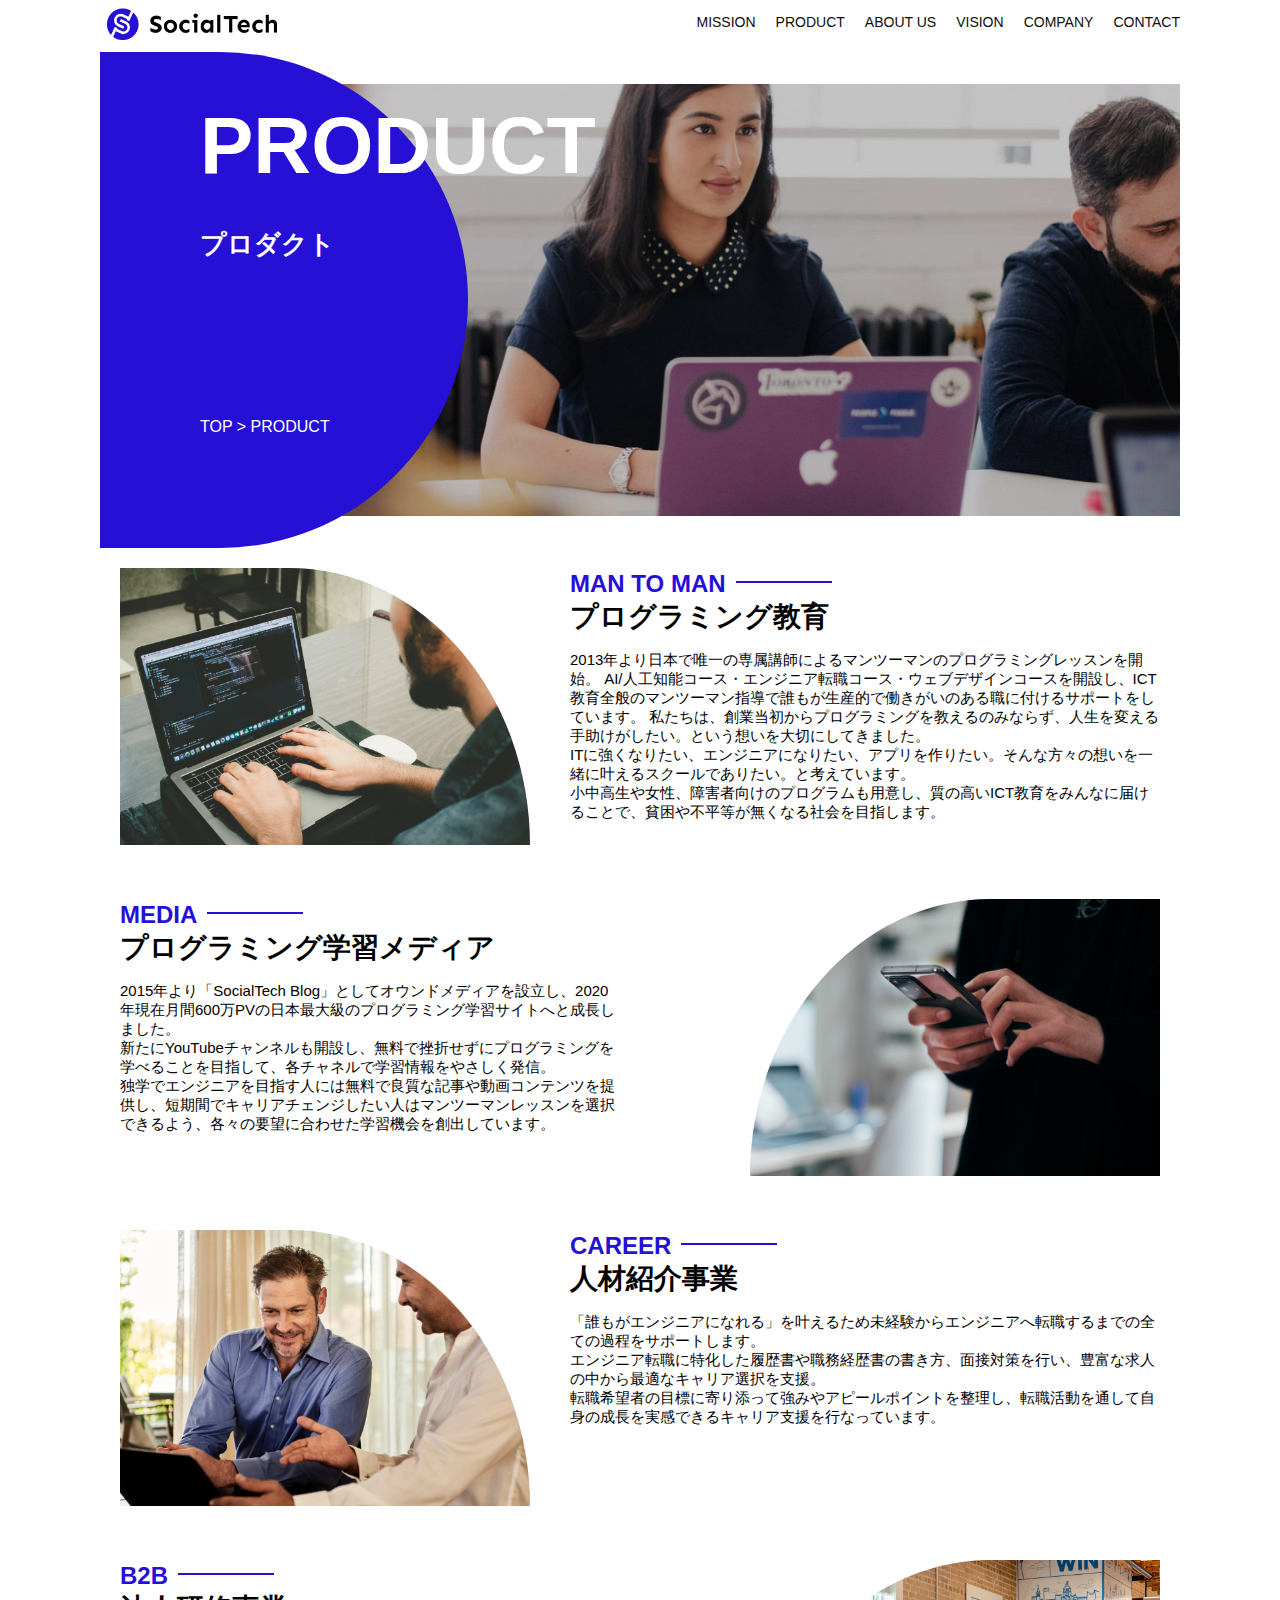
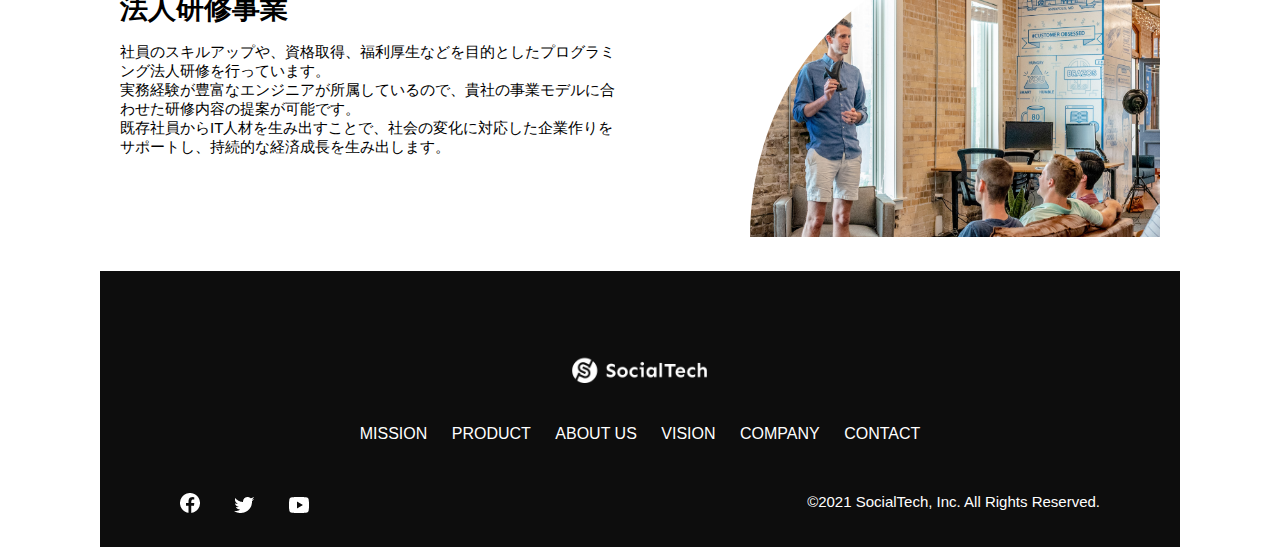
<file: kadai_tutorial_output/socialtech/product.html>
<!DOCTYPE html>
<html>
  <head>
    <title>SocialTech -PRODUCT プロダクト-</title>
    <meta charset="utf-8">
    <meta name="description" content="SocialTechの4つのプロダクトを紹介します">
    <meta name="viewport" content="width=device-width, initial-scale=1.0">
    <link rel="stylesheet" href="style.css">
  </head>

  <body>
    <!-- ヘッダー -->
    <header>
      <!-- ロゴ -->
      <a href="index.html" id="logo">
        <img src="images/logo.png" alt="トップページに戻る">
      </a>

      <!-- PC用ナビゲーション -->
      <nav id="nav-pc">
        <ul>
          <li><a href="mission.html">MISSION</a></li>
          <li><a href="product.html">PRODUCT</a></li>
          <li><a href="index.html#aboutus">ABOUT US</a></li>
          <li><a href="index.html#vision">VISION</a></li>
          <li><a href="index.html#company">COMPANY</a></li>
          <li><a href="index.html#contact">CONTACT</a></li>
        </ul>
      </nav>

      <!-- スマホ用メニューボタン -->
      <button id="menu-sp" onclick="document.getElementById('nav-sp').style.display = 'block'">
        <img src="images/button-menu.png" alt="ナビゲーションを開く">
      </button>

      <!-- スマホ用ナビゲーション -->
      <div id="nav-sp">
        <button id="close" onclick="document.getElementById('nav-sp').style.display = 'none'">
          <img src="images/button-close.png" alt="ナビゲーションを閉じる">
        </button>

        <nav>
          <ul>
            <li>
              <a id="logo-sp" href="index.html" onclick="document.getElementById('nav-sp').style.display = 'none'"><img src="images/logo-sp.png" alt="トップページに戻る"></a>
            </li>
            <li><a class="menu" href="mission.html" onclick="document.getElementById('nav-sp').style.display = 'none'">MISSION</a></li>
            <li><a class="menu" href="product.html" onclick="document.getElementById('nav-sp').style.display = 'none'">PRODUCT</a></li>
            <li><a class="menu" href="index.html#aboutus" onclick="document.getElementById('nav-sp').style.display = 'none'">ABOUT US</a></li>
            <li><a class="menu" href="index.html#vision" onclick="document.getElementById('nav-sp').style.display = 'none'">VISION</a></li>
            <li><a class="menu" href="index.html#company" onclick="document.getElementById('nav-sp').style.display = 'none'">COMPANY</a></li>
            <li><a class="menu" href="index.html#contact" onclick="document.getElementById('nav-sp').style.display = 'none'">CONTACT</a></li>
          </ul>
        </nav>
        <div id="sns">
          <a href="https://www.facebook.com/sejuku2013">
            <img src="images/button-facebook.png" alt="Facebookのリンク">
          </a>
          <a href="https://twitter.com/samuraijuku">
            <img src="images/button-twitter.png" alt="Twitterのリンク">
          </a>
          <a href="https://www.youtube.com/channel/UCCFOQO5aDK0xXam4cUQXT8g">
            <img src="images/button-youtube.png" alt="YouTubeのリンク">
          </a>
        </div>
      </div>
    </header>

    <main>
      <article>
        <section id="product-main">
          <div class="product-main-inner">
            <div id="product-title">
              <h1>PRODUCT<br><span>プロダクト</span></h1>
              <p>TOP > PRODUCT</p>
            </div>
          </div>
        </section>

        <section class="product-section product-section-left">
          <div class="product-section-img">
            <img src="images/product/product-mantoman.png" alt="PCでコードを書く男性">
          </div>
          <div class="product-read">
            <h2 class="product-h2">MAN TO MAN</h2>
            <h3 class="product-h3">プログラミング教育</h3>
            <p>
              2013年より日本で唯一の専属講師によるマンツーマンのプログラミングレッスンを開始。
              AI/人工知能コース・エンジニア転職コース・ウェブデザインコースを開設し、ICT教育全般のマンツーマン指導で誰もが生産的で働きがいのある職に付けるサポートをしています。
               私たちは、創業当初からプログラミングを教えるのみならず、人生を変える手助けがしたい。という想いを大切にしてきました。<br>
               ITに強くなりたい、エンジニアになりたい、アプリを作りたい。そんな方々の想いを一緒に叶えるスクールでありたい。と考えています。<br>
              小中高生や女性、障害者向けのプログラムも用意し、質の高いICT教育をみんなに届けることで、貧困や不平等が無くなる社会を目指します。
            </p>
          </div>
        </section>

        <section class="product-section product-section-right">
          <div class="product-read">
            <h2 class="product-h2">MEDIA</h2>
            <h3 class="product-h3">プログラミング学習メディア</h3>
            <p>
              2015年より「SocialTech Blog」としてオウンドメディアを設立し、2020年現在月間600万PVの日本最大級のプログラミング学習サイトへと成長しました。<br>
              新たにYouTubeチャンネルも開設し、無料で挫折せずにプログラミングを学べることを目指して、各チャネルで学習情報をやさしく発信。<br>
              独学でエンジニアを目指す人には無料で良質な記事や動画コンテンツを提供し、短期間でキャリアチェンジしたい人はマンツーマンレッスンを選択できるよう、各々の要望に合わせた学習機会を創出しています。
            </p>
          </div>
          <div class="product-section-img">
            <img src="images/product/product-media.png" alt="スマートフォンを操作する人">
          </div>
        </section>

        <section class="product-section product-section-left">
          <div class="product-section-img">
            <img src="images/product/product-career.png" alt="笑顔で話し合う2人の男性">
          </div>
          <div class="product-read">
            <h2 class="product-h2">CAREER</h2>
            <h3 class="product-h3">人材紹介事業</h3>
            <p>
              「誰もがエンジニアになれる」を叶えるため未経験からエンジニアへ転職するまでの全ての過程をサポートします。<br>
              エンジニア転職に特化した履歴書や職務経歴書の書き方、面接対策を行い、豊富な求人の中から最適なキャリア選択を支援。<br>
              転職希望者の目標に寄り添って強みやアピールポイントを整理し、転職活動を通して自身の成長を実感できるキャリア支援を行なっています。<br>
            </p>
          </div>
        </section>

        <section class="product-section product-section-right">
          <div class="product-read">
            <h2 class="product-h2">B2B</h2>
            <h3 class="product-h3">法人研修事業</h3>
            <p>
              社員のスキルアップや、資格取得、福利厚生などを目的としたプログラミング法人研修を行っています。<br>
              実務経験が豊富なエンジニアが所属しているので、貴社の事業モデルに合わせた研修内容の提案が可能です。<br>
              既存社員からIT人材を生み出すことで、社会の変化に対応した企業作りをサポートし、持続的な経済成長を生み出します。
            </p>
          </div>
          <div class="product-section-img">
            <img src="images/product/product-b2b.png" alt="講演中の男性とそれを聴く人々">
          </div>
        </section>
      </article>
    </main>

    <footer>
      <div id="footer-logo">
        <img src="images/logo-sp.png" alt="SocialTech">
      </div>
      <div id="footer-link">
        <a href="mission.html">MISSION</a>
        <a href="product.html">PRODUCT</a>
        <a href="index.html#aboutus">ABOUT US</a>
        <a href="index.html#vision">VISION</a>
        <a href="index.html#company">COMPANY</a>
        <a href="index.html#contact">CONTACT</a>
      </div>
      <div id="sns-footer">
        <div class="sns-btns">
          <a href="https://www.facebook.com/sejuku2013"><img src="images/button-facebook.png" alt="Facebookのリンク"></a>
          <a href="https://twitter.com/samuraijuku"><img src="images/button-twitter.png" alt="Twitterのリンク"></a>
          <a href="https://www.youtube.com/channel/UCCFOQO5aDK0xXam4cUQXT8g"><img src="images/button-youtube.png" alt="YouTubeのリンク"></a>
        </div>
        <p id="copyright">&copy;2021 SocialTech, Inc. All Rights Reserved.</p>
      </div>
    </footer>
    
  </body>
</html>
</file>
<file: html-css-kadai_013/style.css>
/* PC、スマホ共通スタイル */
body {
  font-family: "Source Sans Pro", "Hiragino Kaku Gothic ProN", Meiryo, Arial, sans-serif;
  min-width: 375px;
  margin: 0;
}

p {
  font-size: 15px;
}

#main-visual>img {
  width: 100%;
}

#menu-sp {
  float: right;
  padding: 0;
  border: none;
  background-color: transparent;
}

#nav-pc {
  display: none;
}

#nav-sp {
  background-color: #ce933e;
  position: absolute;
  left: 0;
  top: 0;
  height: 100%;
  width: 100%;
  display: none;
  z-index: 100;
}

#nav-sp ul {
  padding-left: 0;
}

#nav-sp li {
  list-style: none;
}

#close {
  position: absolute;
  top: 20px;
  right: 20px;
  border: none;
  background-color: transparent;
}

#logo-sp {
  margin: 80px 0 30px 20px;
}

#nav-sp a {
  display: block;
}

#nav-sp a:link {
  color: #ffffff;
}

#nav-sp a:visited {
  color: #ffffff;
}

#nav-spa :active {
  color: #ffffff;
}

#nav-sp a:hover {
  color: #ffffff;
  text-decoration: underline;
}

#nav-sp .menu {
  text-decoration: none;
  display: block;
  margin: 0 20px;
  height: 44px;
  font-size: 16px;
  background-image: url("images/arrow.png");
  background-repeat: no-repeat;
  background-position: right top;
}

/*================
PC用のスタイル 
=================*/
@media screen and (min-width: 768px) {
  /* 横幅設定 */
  body {
    max-width: 1080px;
    min-width: 960px;
    margin: 0 auto 0 auto;
  }

  /* ヘッダー */
  header {
    display: flex;
    justify-content: space-between;
  }

  /* ナビゲーションのレイアウト */
  #nav-pc {
    display: block;
    text-align: right;
    font-size: 14px;
    padding-top: 15px;
  }

  /* ナビゲーションのリンクの装飾設定 */
  #nav-pc>a {
    text-decoration: none;
    margin-left: 20px;
  }

  #nav-pc>a:link {
    color: #0d0d0d;
  }

  #nav-pc>a:visited {
    color: #0d0d0d;
  }

  #nav-pc>a:hover {
    color: #0d0d0d;
    text-decoration: underline;
  }

  #nav-pc>a:active {
    color: #0d0d0d;
  }

  #menu-sp {
    display: none;
  }

  #nav-sp {
    display: none;
  }
}
</file>
<file: kadai_tutorial_output/socialtech/style.css>
/* PC、スマホ共通スタイル */
* {
  box-sizing: border-box;
}

body {
  font-family: "Source Sans Pro", "Hiragino Kaku Gothic ProN", Meiryo, Arial, sans-serif;
  max-width: 1080px;
  margin: 0 auto;
}

p {
  font-size: 15px;
}

header {
  display: flex;
  justify-content: space-between;
}

#nav-pc {
  font-size: 14px;
}

#nav-pc ul {
  display: flex;
  padding-left: 0;
}

#nav-pc li {
  list-style: none;
}

#nav-pc a {
  text-decoration: none;
  margin-left: 20px;
  color: #0d0d0d;
}

#nav-pc a:hover {
  text-decoration: underline;
}

#main-visual {
  position: relative;
  height: 400px;
}

#main-message {
  position: absolute;
  top: 0;
  left: 0;
  background-color: #2710d5;
  color: #ffffff;
  border-radius: 0 0 476px 0;
  max-width: 620px;
  height: 100%;
  width: 100%;
  z-index: 11;
}

#main-message h1 {
  font-size: 60px;
  margin: 100px 0 0 50px;
}

#main-message > p {
  font-size: 28px;
  margin: 0 0 0 50px;
}

#main-visual > img {
  max-width: 620px;
  border-radius: 476px 0 0 0;
  position: absolute;
  top: 0;
  right: 0;
  z-index: 10;
}

h2 {
  margin: 40px 0 0 0;
}

h2::after {
  content: url("images/line.png");
  margin-left: 10px;
}


h3 {
  font-size: 27px;
}

#mission {
  margin: 80px auto;
}

#mission-flex {
  display: flex;
}

#mission-flex > div {
  width: 50%;
  margin: 20px;
}

#mission-photo {
  width: 100%;
}

#s2dgs {
  margin-top: 50px;
  width: 100%;
}

#product {
  background-color: #fafafa;
  margin: 80px 0;
  padding: 10px 40px 0px 40px;
}

#product .product-flex {
  margin-top: 40px;
  display: flex;
}

#product-left, #product-right {
  width: 50%;
}

#product-left {
  margin-right: 20px;
}

#product-right {
  margin-left: 20px;
  margin-top: 80px;
}

#product-left > div, #product-right > div {
  position: relative;
  height: 480px;
}

#product-left > div {
  margin-right: 20px;
}

#product-right > div {
  margin-left: 20px;
}

.product-photo {
  width: 100%;
}

.product-explain {
  background-color: #ffffff;
  position: absolute;
  left: 0;
  bottom: 50px;
  margin: 0 40px;
  padding: 20px;
  box-shadow: 5px 5px 10px rgba(0, 0, 0, 0.05);
}

.product-explain > span {
  color: #2710d5;
  font-weight: bold;
  font-size: 16px;
  margin: 0;
}

.product-explain > h3 {
  margin: 5px 0;
}

.product-explain > p {
  font-size: 15px;
  margin: 0;
}

#product-more {
  text-align: center;
}

#product-more a {
  position: relative;
  bottom: -42px;
}

#aboutus {
  margin: 80px auto;
}

#aboutus > div {
  display: flex;
}

.culture-img {
  width: 50%;
  align-self: flex-start;
}

.culture-img2 {
  margin-top: 50px;
  width: 100%;
}

.culture-table {
  margin-right: 50px;
}

.culture-num {
  font-size: 80px;
  color: #2710d5;
  padding: 0 20px 0 0;
}

.culture-table th {
  text-align: left;
  font-size: 28px;
  font-weight: bold;
}

.culture-en {
  color: #2710d5;
  font-size: 24px;
}

.culture-description {
  margin: 0;
}

#vision {
  margin: 80px auto;
}

#vision > div {
  display: flex;
  justify-content: space-between;
  flex-wrap: wrap;
}

.vision-box {
  width: 300px;
  height: 300px;
  margin-bottom: 30px;
  position: relative;
}

.vision-box > img {
  width: 100%;
  position: relative;
  z-index: 30;
}

.vision-box > div {
  position: absolute;
  top: 0;
  left: 0;
  z-index: 31;
  margin-right: 20px;
}

.vision-box > div > h4 {
  color: #2710d5;
  font-size: 19px;
  margin: 80px 0 0 0;
}

.vision-box > div > h4::first-letter {
  font-size: 40px;
}

.vision-box > div > h5 {
  font-size: 20px;
  margin: 0;
}

.vision-box > div > p {
  margin: 10px 0 0 0;
}

#company {
  margin: 80px auto;
}

#company-table {
  width: 100%;
}

.tableheader {
  text-align: left;
  padding: 20px;
  border-bottom: 1px solid #2710d5;
  width: 100px;
}

.tableheader-first {
  border-top: 1px solid #2710d5;
}

.cell {
  padding: 30px;
  border-bottom: 1px solid #ececec;
}

.cell-first {
  border-top: 1px solid #ececec;
}

#company > iframe {
  width: 100%;
  height: 368px;
  margin-top: 40px;
}

#contact {
  margin: 80px auto;
}

#contact > form > div {
  display: flex;
  flex-direction: row;
  flex-wrap: wrap;
  padding-bottom: 30px;
}

.contact-heading {
  width: 240px;
  align-self: center;
}

.contact-label {
  font-weight: bold;
}

.contact-span {
  color: #ce2222;
  margin-left: 20px;
  font-weight: bold;
}

.contact-textbox, .contact-textarea {
  border: none;
  background-color: #fafafa;
  border-bottom: 1px solid #707070;
  width: 400px;
}

.contact-textbox {
  height: 56px;
}

.contact-textarea {
  height: 200px;
}

#contact dt {
  font-weight: bold;
}

#contact dd {
  margin: 0 0 16px 0;
}

#contact dd p {
  margin: 0;
}

#contact dd ul {
  padding-left: 0;
}

#contact dd li {
  margin-bottom: 0;
  list-style: none;
}

footer {
  background-color: #0d0d0d;
  text-align: center;
  padding: 80px 80px 30px 80px;
}

#footer-logo {
  margin-bottom: 30px;
}

#footer-link {
  margin-bottom: 50px;
}

#footer-link > a {
  text-decoration: none;
  margin: 10px;
  color: #ffffff;
}

#footer-link > a:hover {
  text-decoration: underline;
}

#sns-footer {
  display: flex;
  justify-content: space-between;
  text-align: left;
}

#sns-footer a {
  margin-right: 30px;
}

#copyright {
  color: #ffffff;
  margin: 0;
}

#menu-sp, 
#nav-sp {
  display: none;
}

.mission-main-inner {
  background-image: url("images/mission/mission-main.png");
  background-repeat: no-repeat;
  background-position-y: center;
}

#mission-title {
  background-color: #2710d5;
  width: 368px;
  color: #ffffff;
  height: 496px;
  border-radius: 0 248px 248px 0 ;
  position: relative;
}

#mission-title h1 {
  position: absolute;
  top: 0;
  left: 100px;
  font-size: 80px;
  line-height: 1;
}

#mission-title h1 span {
  font-size: 26px;
}

#mission-title > p {
  position: absolute;
  top: 350px;
  left: 100px;
  font-size: 16px;
}

#mission-s2dgs {
  padding: 20px;
}

.mission-h2 {
  color: #2710d5;
  font-size: 40px;
}

.mission-h2 ::after {
  content: none;
}

#mission-five-goals {
  padding: 20px;
  display: flex;
}

#mission-five-goals .five-goals-image {
  width: 30%;
  padding: 20px;
}

#mission-five-goals .five-goals-image img {
  width: 100%;
}

#mission-five-goals .five-goals-read {
  width: 70%;
  padding: 20px;
}

#mission-five-goals .five-goals-read > div {
  margin-bottom: 40px;
}

.fivegoals-image-right {
  float: right;
  margin: 20px;
}

.fivegoals-image-left {
  float: left;
  margin: 20px;
}

.fivegoals-number {
  color: #2710d5;
  font-weight: bold;
  font-size: 48px;
  margin: 0;
}

.fivegoals-h3 {
  font-size: 28px;
  margin: 0;
}

.fivegoals-p {
  margin: 0;
}

.product-main-inner {
  background-image: url("images/product/product-main.png");
  background-repeat: no-repeat;
  background-position-y: center;
}

#product-title {
  background-color: #2710d5;
  width: 368px;
  color: #ffffff;
  height: 496px;
  border-radius: 0 248px 248px 0 ;
  position: relative;
}

#product-title h1 {
  position: absolute;
  top: 0;
  left: 100px;
  font-size: 80px;
  line-height: 1;
}

#product-title h1 span {
  font-size: 26px;
}

#product-title > p {
  position: absolute;
  top: 350px;
  left: 100px;
  font-size: 16px;
}

.product-section {
  display: flex;
  padding: 20px 20px 0;
}

.product-section .product-section-img {
  width: 450px;
}

.product-section-left .product-section-img img {
  width: 100%;
  padding: 0 40px 30px 0;
  border-radius: 0 432px 0 0;
}

.product-section-left .product-read {
  width: 50%;
  flex-grow: 1;
}

.product-section-left .product-read p {
  margin-bottom: 0;
}

.product-section-right {
  justify-content: space-between;
}

.product-section-right .product-section-img img {
  width: 100%;
  padding: 0 0 30px 40px;
  border-radius: 432px 0 0 0;
}

.product-section-right .product-read {
  width: 500px;
}

.product-h2 {
  color: #2710d5;
  font-size: 24px;
  margin: 0;
}

.product-h3 {
  font-size: 28px;
  margin: 0;
}

@media screen and (max-width: 767px) {
  #nav-pc {
    display: none;
  }

  #menu-sp {
    display: block;
    background-color: transparent;
    float: right;
    padding: 0;
    border: none;
  }

  #nav-sp {
    background-color: #2710d5;
    position: fixed;
    left: 0;
    top: 0;
    width: 100%;
    height: 100%;
    display: none;
    z-index: 100;
  }

  #close {
    position: absolute;
    top: 20px;
    right: 20px;
    background-color: transparent;
    border: none;
  }

  #nav-sp nav ul {
    padding-left: 0;
  }

  #nav-sp nav li {
    list-style: none;
  }

  #logo-sp {
    margin: 80px 0 30px 20px;
  }

  #nav-sp nav a {
    display: block;
    color: #ffffff;
  }

  #nav-sp nav a:hover {
    text-decoration: underline;
  }

  #nav-sp .menu {
    text-decoration: none;
    margin: 0 20px;
    height: 44px;
    font-size: 16px;
    background-image: url("images/arrow.png");
    background-repeat: no-repeat;
    background-position: right top;
  }

  #sns {
    position: absolute;
    bottom: 20px;
    left: 20px;
  }

  #sns > a {
    margin-right: 30px;
  }

  #main-visual {
    position: relative;
    height: 470px;
  }

  #main-visual > div {
    text-align: center;
    height: 280px;
  }

  #main-visual h1 {
    font-size: 28px;
    margin: 90px 0 0 0;
  }

  #main-visual > div > p {
    margin: 0;
    font-size: 15px;
  }

  #main-visual > img {
    width: 100%;
    border-radius: 476px 0 0 0;
    top: auto;
    bottom: 0;
  }

  h2 {
    margin: 15px 0;
  }

  h3 {
    font-size: 24px;
    margin: 10px 0 0 0;
  }

  #mission {
    margin: 20px 0;
    padding: 0 20px;
  }

  #mission-flex {
    flex-direction: column;
  }

  #mission-flex > div {
    width: 100%;
    margin: 0;
  }

  #product {
    margin: 0;
    padding: 10px 20px 0 20px;
  }

  #product .product-flex {
    flex-direction: column;
    margin-top: 0;
  }

  #product-left,
  #product-right {
    width: 100%;
    margin: 0;
  }

  #product-left > div,
  #product-right > div {
    height: auto;
    margin: 0;
  }

  .product-explain {
    position: relative;
    margin: 0;
  }

  .product-explain > h3 {
    margin: 10px 0;
    font-size: 24px;
  }

  #product-more {
    text-align: left;
  }

  #aboutus {
    margin: 80px 20px;
  }

  #aboutus > div {
    flex-direction: column;
  }

  .culture-table th {
    font-size: 16px;
  }

  .culture-table {
    margin-right: 0;
    padding-right: 20px;
    order: 2;
  }

  .culture-img {
    width: 100%;
    order: 1;
  }

  .culture-img2 {
    margin-top: 0;
  }

  .culture-num {
    padding: 0;
  }

  .culture-description {
    margin: 0;
  }

  #vision {
    margin: 80px 20px;
  }

  .vision-box > img {
    position: absolute;
    top: 0;
    left: 0;
  }

  .vision-box > div > h4 {
    margin: 60px 0 0 0;
  }

  #company {
    margin: 0 20px;
  }

  #company > h3 {
    margin-bottom: 20px;
  }

  .tableheader {
    width: 50px;
  }

  .cell {
    padding: 20px;
  }

  #company > iframe {
    height: 240px;
  }

  #contact {
    margin: 80px 20px;
  }

  #contact > h3 {
    margin-bottom: 20px;
  }

  #contact > form > div {
    flex-direction: column;
    margin-bottom: 20px;
  }

  .contact-heading {
    align-self: auto;
    margin-bottom: 20px;
  }

  .contact-textbox {
    min-width: 300px;
    width: 100%;
  }

  .contact-textarea {
    height: 150px;
    width: 100%;
  }

  .radiobutton {
    margin-bottom: 20px;
  }

  footer {
    padding: 30px 20px 50px 20px;
    text-align: left;
  }

  #footer-link > a {
    margin: 0 20px 30px 0;
    display: block;
    background-image: url("images/arrow.png");
    background-repeat: no-repeat;
    background-position: right top;
  }

  #footer-link > a :hover {
    text-decoration: underline;
  }

  #sns-footer {
    flex-direction: column;
    justify-content: flex-start;
  }

  #copyright {
    font-size: 12px;
    margin-top: 30px;
  }

  #mission-main {
    height: 256px;
    margin-top: 4%;
    position: relative;
  }

  .mission-main-inner {
    height: 80%;
    background-size: cover;
  }

  #mission-title {
    width: 136px;
    height: 256px;
    position: absolute;
    top: -10%;
  }

  #mission-title h1 {
    font-size: 40px;
    left: 20px;
  }

  #mission-title h1 span {
    font-size: 18px;
  }

  #mission-title > p {
    top: 180px;
    left: 20px;
    font-size: 13px;
  }

  .mission-h2 {
    font-size: 38px;
    margin: 0;
  }

  .mission-h2::after {
    content: none;
  }

  #mission-s2dgs > img {
    width: 100%;
  }

  #mission-five-goals {
    flex-direction: column;
  }

  #mission-five-goals > div {
    padding: 0;
  }

  #mission-five-goals .five-goals-image, #mission-five-goals .five-goals-read {
    width: 100%;
    padding: 0;
  }

  #mission-five-goals .five-goals-read > div {
    display: flex;
    flex-direction: column;
  }

  .fivegoals-image-right, .fivegoals-image-left {
    align-self: center;
  }

  #product-main {
    height: 256px;
    margin-top: 4%;
    position: relative;
  }

  .product-main-inner {
    height: 80%;
    background-size: cover;
  }

  #product-title {
    width: 136px;
    height: 256px;
    position: absolute;
    top: -10%;
  }

  #product-title h1 {
    font-size: 40px;
    left: 20px;
  }

  #product-title h1 span {
    font-size: 18px;
  }

  #product-title > p {
    top: 180px;
    left: 20px;
    font-size: 13px;
  }

  .product-section {
    flex-direction: column;
  }

  .product-section .product-section-img {
    width: 100%;
  }

  .product-section .product-section-img img  {
    width: 100%;
    padding: 0;
  }

  .product-section-left .product-section-img img {
    border-radius: 0 300px 0 0;
  }

  .product-section-left .product-read {
    width: 100%;
    flex-grow: 1;
  }

  .product-section-right .product-section-img img {
    order: 1;
    border-radius: 300px 0 0 0;
  }

  .product-section-right .product-read {
    order: 2;
    width: 100%;
  }

}
</file>
